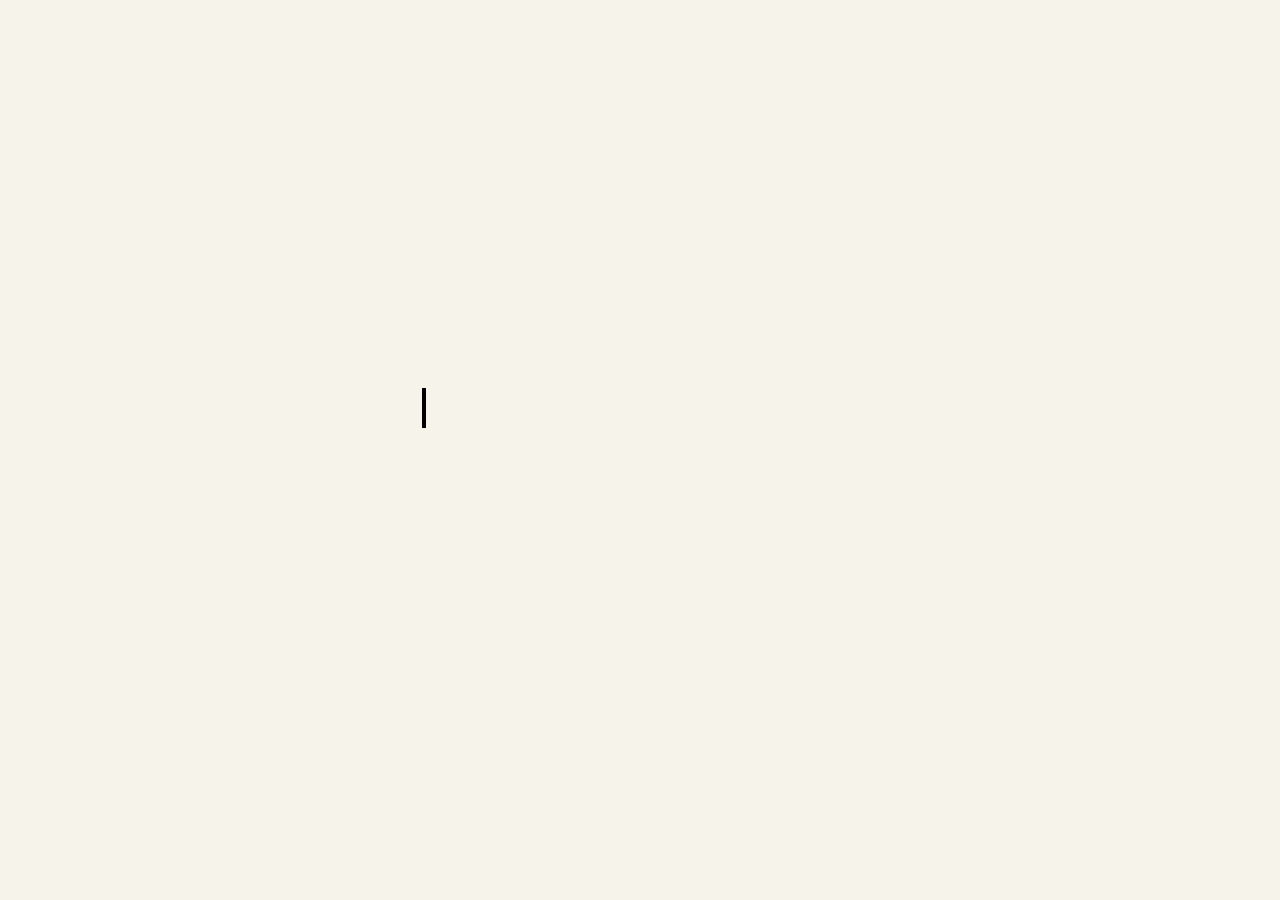
<file: index.html>
<!DOCTYPE html>
<html>
  <head>
    <meta charset="utf-8" />
    <meta http-equiv="X-UA-Compatible" content="IE=edge" />
    <title>Dara | Blog</title>
    <meta name="description" content="" />
    <meta name="viewport" content="width=device-width, initial-scale=1" />
    <link rel="stylesheet" href="/CSS/style.css" />
  </head>
  <body>
    <div class="content-wrapper">
      <h1>Hello, my name is Dara.</h1>
      <p class="subtitle">Let me take you to my Blog!</p>
      <!-- <button class="to-bloggy"><a href="/HTML/bloggy.html">Click here</a></button> -->
      <a class="" href="/HTML/bloggy.html"
        ><button class="to-bloggy">Click here</button></a
      >
    </div>
    <script src="" async defer></script>
  </body>
</html>
</file>
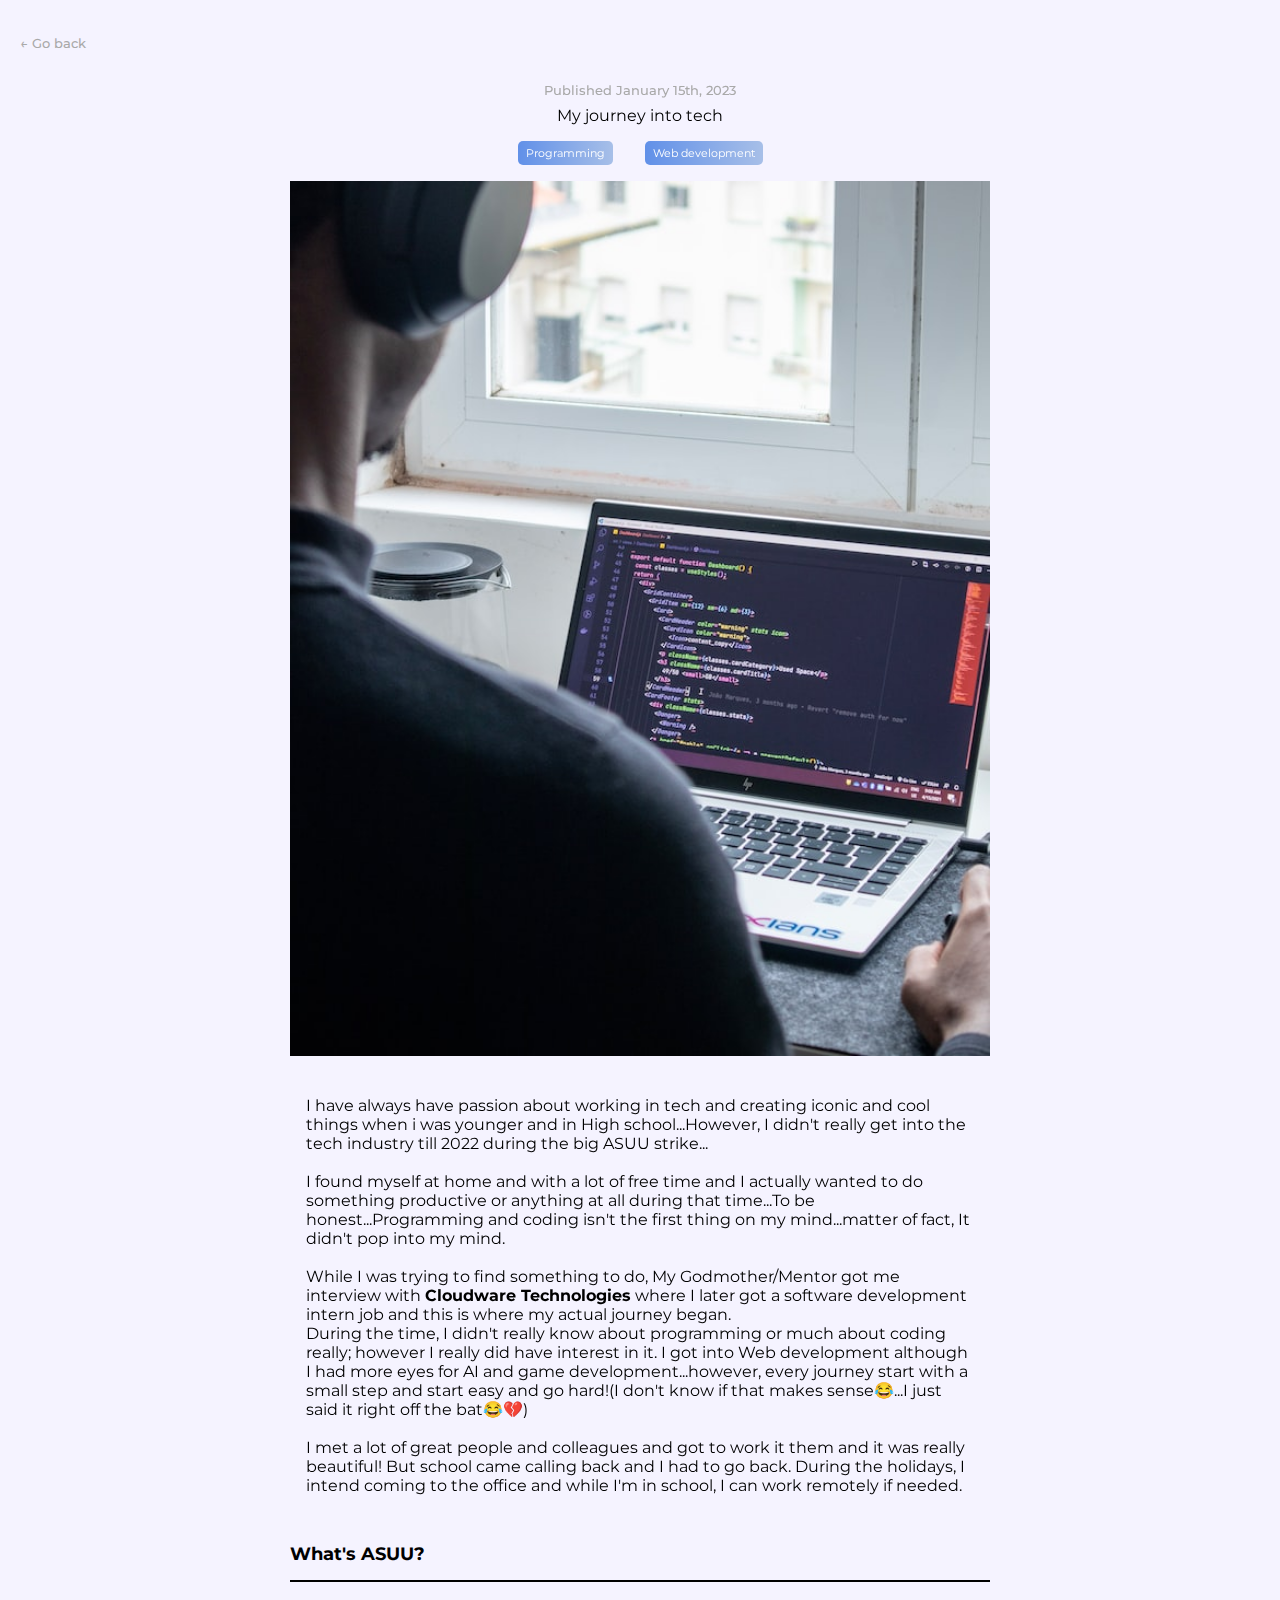
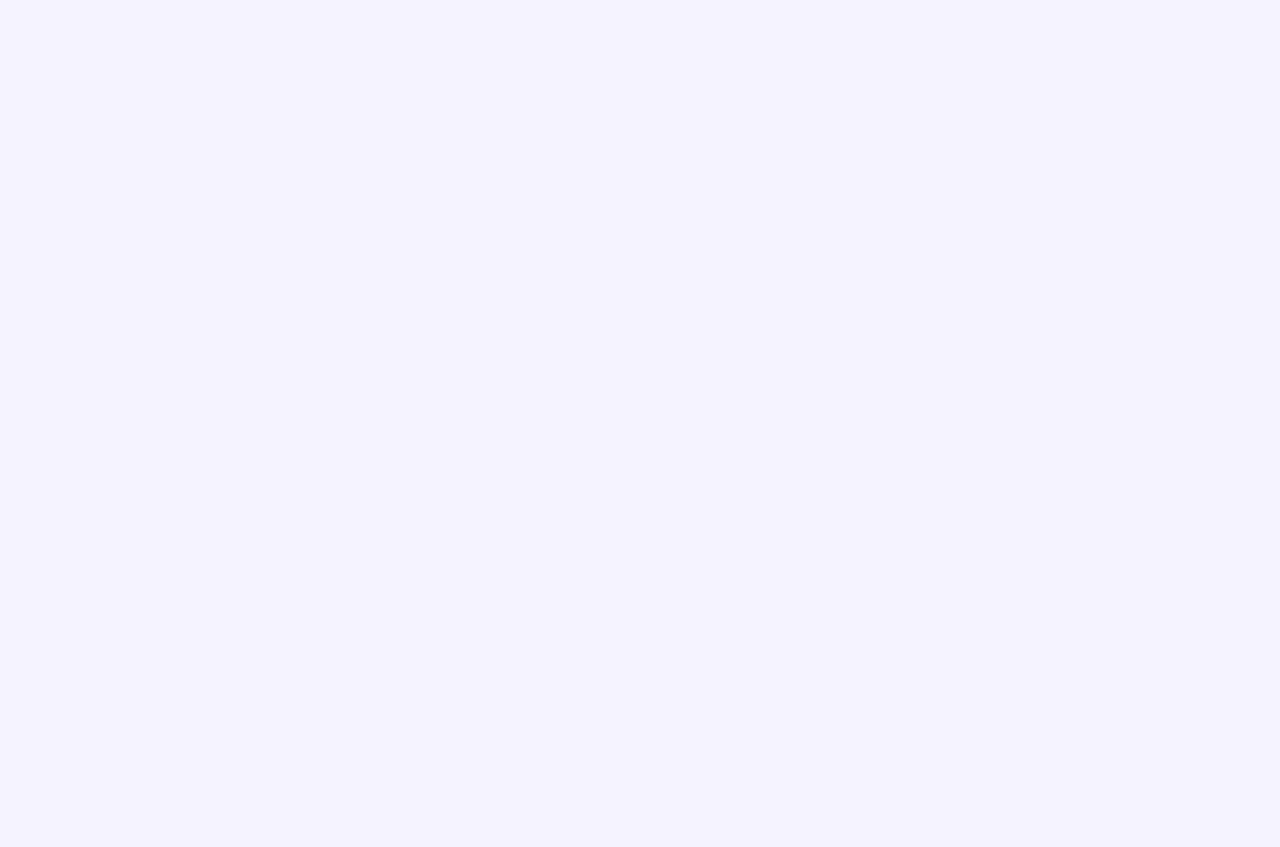
<file: HTML/blog1.html>
<!DOCTYPE html>

<html>
  <head>
    <meta charset="utf-8" />
    <meta http-equiv="X-UA-Compatible" content="IE=edge" />
    <title>Dara | Blog</title>
    <meta name="description" content="" />
    <meta name="viewport" content="width=device-width, initial-scale=1" />
    <link
      rel="stylesheet"
      href="https://cdnjs.cloudflare.com/ajax/libs/font-awesome/6.1.1/css/all.min.css"
      integrity="sha512-KfkfwYDsLkIlwQp6LFnl8zNdLGxu9YAA1QvwINks4PhcElQSvqcyVLLD9aMhXd13uQjoXtEKNosOWaZqXgel0g=="
      crossorigin="anonymous"
      referrerpolicy="no-referrer"
    />
    <link href="https://unpkg.com/aos@2.3.1/dist/aos.css" rel="stylesheet" />
    <link rel="stylesheet" href="/CSS/blog1.css" />
  </head>
  <body>
    <div class="content-wrapper">
      <main>
        <div class="container">
          <div class="contain">
            <a class="back-link" href="/HTML/bloggy.html">
              <span> ←</span>
              <span>Go back</span>
            </a>
            <div class="blog" data-aos="fade-up">
              <header>
                <p class="blog-date">Published January 15th, 2023</p>
                <h1 class="blog-title">My journey into tech</h1>
                <div class="sub-cat">
                  <div class="sub-cat-list">Programming</div>
                  <div class="sub-cat-list">Web development</div>
                </div>
              </header>
              <img src="/Images/blog2.jpg" alt="" />
              <p class="blog-desc">
                I have always have passion about working in tech and creating
                iconic and cool things when i was younger and in High
                school...However, I didn't really get into the tech industry
                till 2022 during the big ASUU strike... <br />
                <br />
                I found myself at home and with a lot of free time and I
                actually wanted to do something productive or anything at all
                during that time...To be honest...Programming and coding isn't
                the first thing on my mind...matter of fact, It didn't pop into
                my mind. <br />
                <br />
                While I was trying to find something to do, My Godmother/Mentor
                got me interview with <b>Cloudware Technologies</b> where I
                later got a software development intern job and this is where my
                actual journey began. <br />
                During the time, I didn't really know about programming or much
                about coding really; however I really did have interest in it. I
                got into Web development although I had more eyes for AI and
                game development...however, every journey start with a small
                step and start easy and go hard!(I don't know if that makes
                sense😂...I just said it right off the bat😂💔) <br />
                <br />
                I met a lot of great people and colleagues and got to work it
                them and it was really beautiful! But school came calling back
                and I had to go back. During the holidays, I intend coming to
                the office and while I'm in school, I can work remotely if
                needed.
              </p>
            </div>
            <section>
              <div class="faq">
                <div class="question">
                  <h3>What's ASUU?</h3>
                  <i class="fa-solid fa-chevron-down faq-icon"></i>
                </div>
                <div class="answer">
                  <p>
                    The <b>Academic Staff Union of Universities</b> (ASUU) is a
                    Nigerian union of university academic staff, founded in
                    1978. The 2022 ASUU strike was actually the second longest
                    strike since the first in 1999.
                  </p>
                </div>
              </div>
            </section>
          </div>
        </div>
      </main>
    </div>
    <script src="https://unpkg.com/aos@2.3.1/dist/aos.js"></script>
    <script src="/JS/blog.js" async defer></script>
  </body>
</html>
</file>
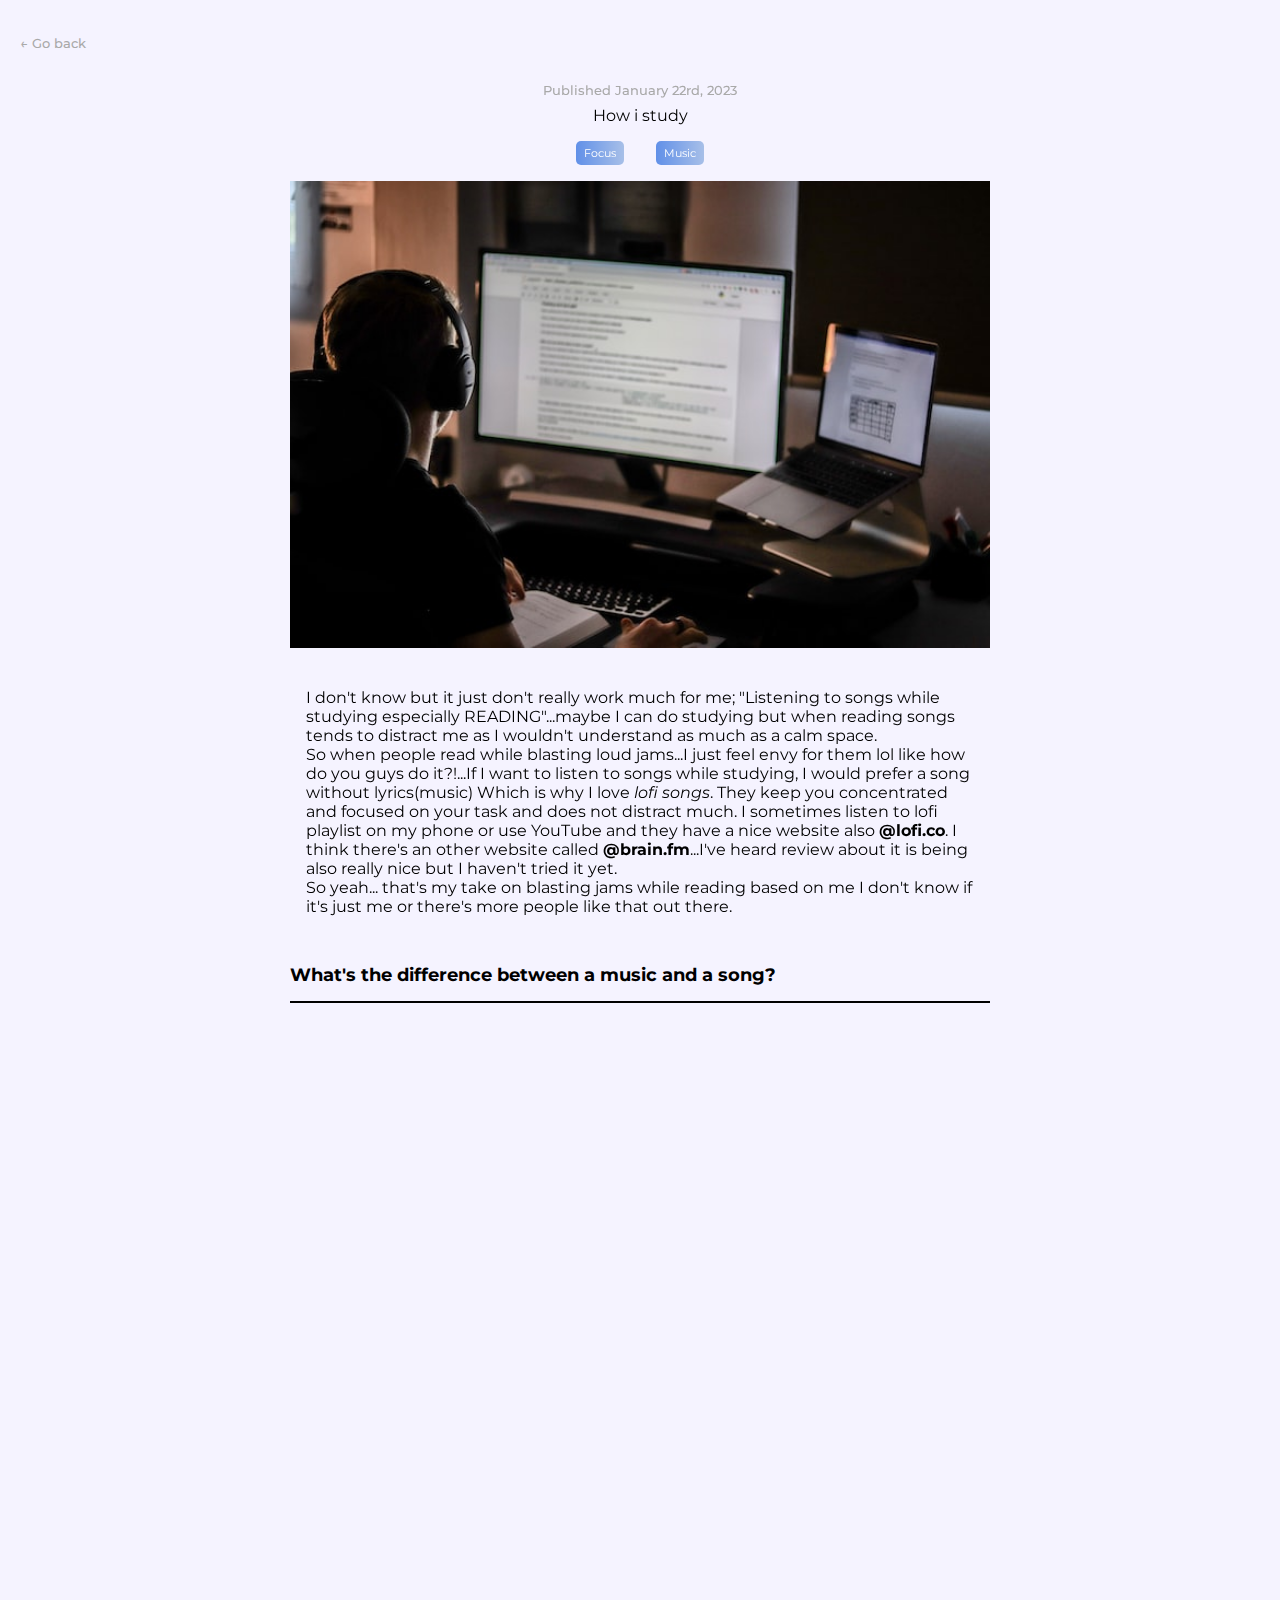
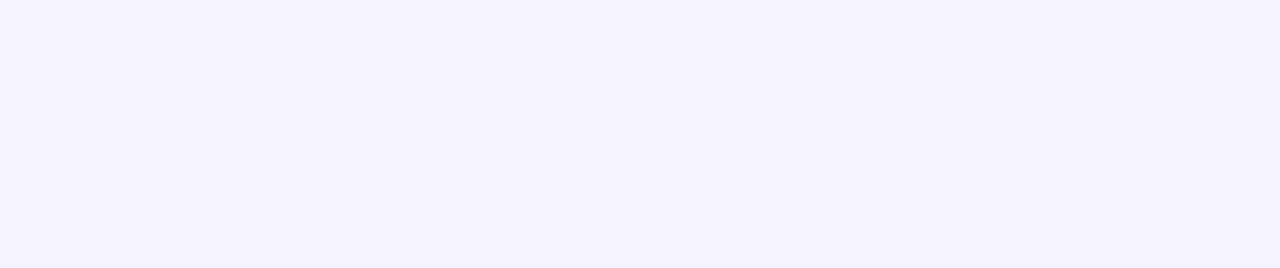
<file: HTML/blog2.html>
<!DOCTYPE html>

<html>
  <head>
    <meta charset="utf-8" />
    <meta http-equiv="X-UA-Compatible" content="IE=edge" />
    <title>Dara | Blog</title>
    <meta name="description" content="" />
    <meta name="viewport" content="width=device-width, initial-scale=1" />
    <link
      rel="stylesheet"
      href="https://cdnjs.cloudflare.com/ajax/libs/font-awesome/6.1.1/css/all.min.css"
      integrity="sha512-KfkfwYDsLkIlwQp6LFnl8zNdLGxu9YAA1QvwINks4PhcElQSvqcyVLLD9aMhXd13uQjoXtEKNosOWaZqXgel0g=="
      crossorigin="anonymous"
      referrerpolicy="no-referrer"
    />
    <link href="https://unpkg.com/aos@2.3.1/dist/aos.css" rel="stylesheet" />
    <link rel="stylesheet" href="/CSS/blog1.css" />
  </head>
  <body>
    <div class="content-wrapper">
      <main>
        <div class="container">
          <div class="contain">
            <a class="back-link" href="/HTML/bloggy.html">
              <span> ←</span>
              <span>Go back</span>
            </a>
            <div class="blog" data-aos="fade-up">
              <header>
                <p class="blog-date">Published January 22rd, 2023</p>
                <h1 class="blog-title">How i study</h1>
                <div class="sub-cat">
                  <div class="sub-cat-list">Focus</div>
                  <div class="sub-cat-list">Music</div>
                </div>
              </header>
              <img src="/Images/blog1.jpg" alt="blog2-cover" />
              <p class="blog-desc">
                I don't know but it just don't really work much for me;
                "Listening to songs while studying especially READING"...maybe I
                can do studying but when reading songs tends to distract me as I
                wouldn't understand as much as a calm space. <br />
                So when people read while blasting loud jams...I just feel envy
                for them lol like how do you guys do it?!...If I want to listen
                to songs while studying, I would prefer a song without
                lyrics(music) Which is why I love <i>lofi songs</i>. They keep
                you concentrated and focused on your task and does not distract
                much. I sometimes listen to lofi playlist on my phone or use
                YouTube and they have a nice website also <b>@lofi.co</b>. I
                think there's an other website called <b>@brain.fm</b>...I've
                heard review about it is being also really nice but I haven't
                tried it yet. <br />
                So yeah... that's my take on blasting jams while reading based
                on me I don't know if it's just me or there's more people like
                that out there.
              </p>
            </div>
            <section>
              <div class="faq">
                <div class="question">
                  <h3>What's the difference between a music and a song?</h3>
                  <i class="fa-solid fa-chevron-down faq-icon"></i>
                </div>
                <div class="answer">
                  <p>
                    Music is composed of sounds together in a way that produces
                    an aesthetic experience. A song has lyrics that are meant to
                    be sung with our voice.
                  </p>
                </div>
              </div>
            </section>
          </div>
        </div>
      </main>
    </div>
    <script src="https://unpkg.com/aos@2.3.1/dist/aos.js"></script>
    <script src="/JS/blog.js" async defer></script>
  </body>
</html>
</file>
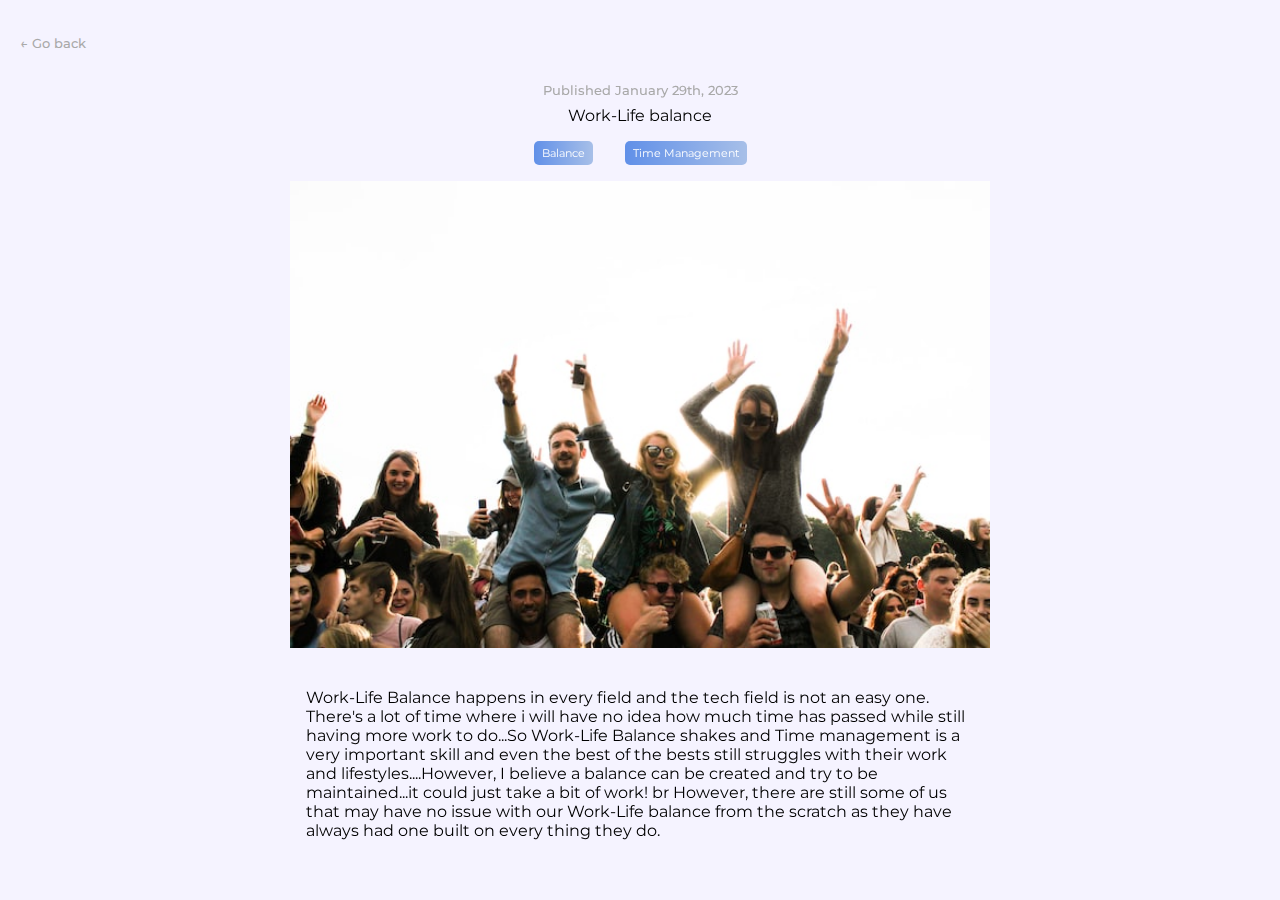
<file: HTML/blog3.html>
<!DOCTYPE html>

<html>
  <head>
    <meta charset="utf-8" />
    <meta http-equiv="X-UA-Compatible" content="IE=edge" />
    <title>Dara | Blog</title>
    <meta name="description" content="" />
    <meta name="viewport" content="width=device-width, initial-scale=1" />
    <link
      rel="stylesheet"
      href="https://cdnjs.cloudflare.com/ajax/libs/font-awesome/6.1.1/css/all.min.css"
      integrity="sha512-KfkfwYDsLkIlwQp6LFnl8zNdLGxu9YAA1QvwINks4PhcElQSvqcyVLLD9aMhXd13uQjoXtEKNosOWaZqXgel0g=="
      crossorigin="anonymous"
      referrerpolicy="no-referrer"
    />
    <link href="https://unpkg.com/aos@2.3.1/dist/aos.css" rel="stylesheet" />
    <link rel="stylesheet" href="/CSS/blog1.css" />
  </head>
  <body>
    <div class="content-wrapper">
      <main>
        <div class="container">
          <div class="contain">
            <a class="back-link" href="/HTML/bloggy.html">
              <span> ←</span>
              <span>Go back</span>
            </a>
            <div class="blog" data-aos="fade-up">
              <header>
                <p class="blog-date">Published January 29th, 2023</p>
                <h1 class="blog-title">Work-Life balance</h1>
                <div class="sub-cat">
                  <div class="sub-cat-list">Balance</div>
                  <div class="sub-cat-list">Time Management</div>
                </div>
              </header>
              <img src="/Images/blog3.jpg" alt="blog3-cover" />
              <p class="blog-desc">
                Work-Life Balance happens in every field and the tech field is
                not an easy one. There's a lot of time where i will have no idea
                how much time has passed while still having more work to do...So
                Work-Life Balance shakes and Time management is a very important
                skill and even the best of the bests still struggles with their
                work and lifestyles....However, I believe a balance can be
                created and try to be maintained...it could just take a bit of
                work! br However, there are still some of us that may have no
                issue with our Work-Life balance from the scratch as they have
                always had one built on every thing they do.
              </p>
            </div>
          </div>
        </div>
      </main>
    </div>
    <script src="https://unpkg.com/aos@2.3.1/dist/aos.js"></script>
    <script src="/JS/main.js" async defer></script>
  </body>
</html>
</file>
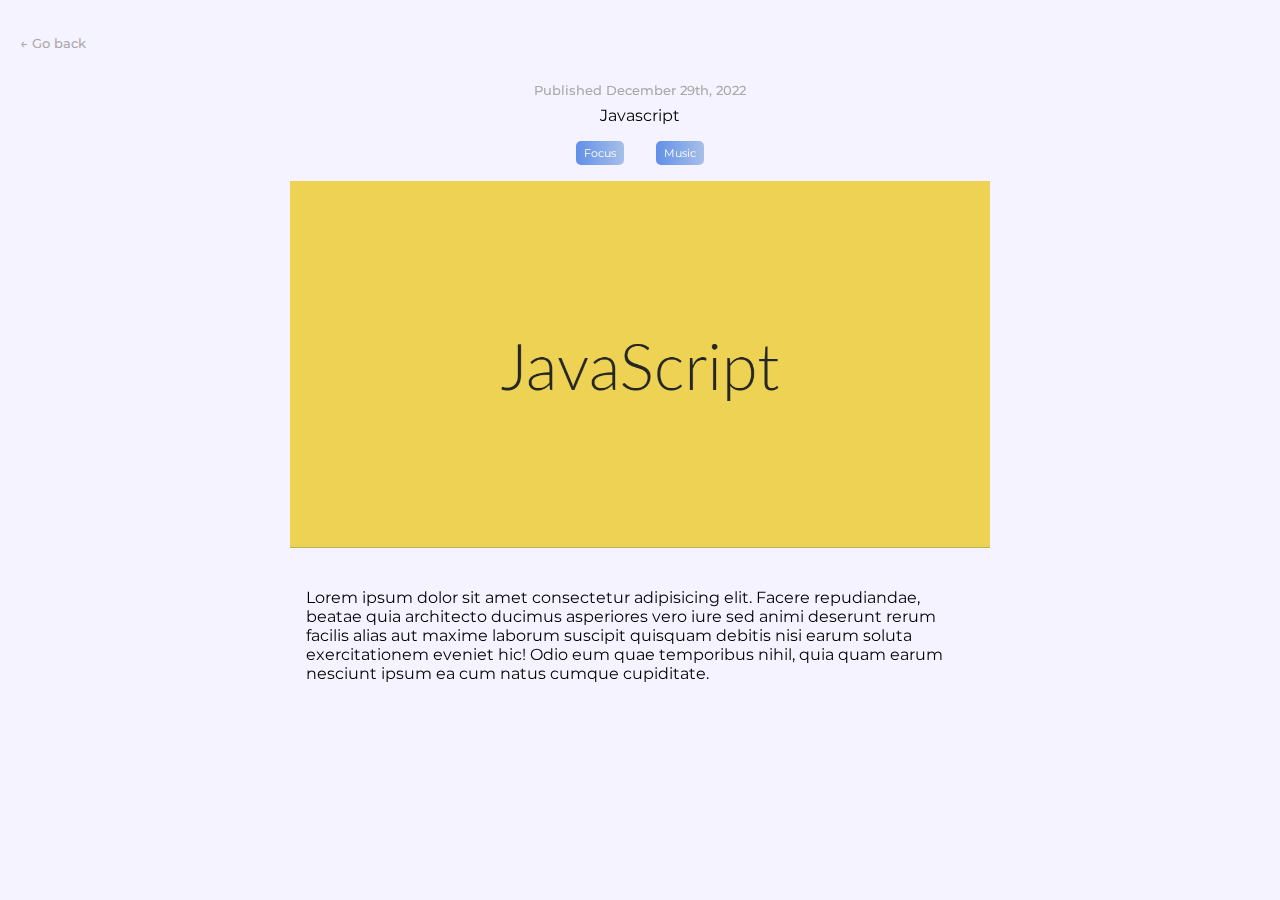
<file: HTML/blog4.html>
<!DOCTYPE html>

<html>
  <head>
    <meta charset="utf-8" />
    <meta http-equiv="X-UA-Compatible" content="IE=edge" />
    <title>Dara | Blog</title>
    <meta name="description" content="" />
    <meta name="viewport" content="width=device-width, initial-scale=1" />
    <link
      rel="stylesheet"
      href="https://cdnjs.cloudflare.com/ajax/libs/font-awesome/6.1.1/css/all.min.css"
      integrity="sha512-KfkfwYDsLkIlwQp6LFnl8zNdLGxu9YAA1QvwINks4PhcElQSvqcyVLLD9aMhXd13uQjoXtEKNosOWaZqXgel0g=="
      crossorigin="anonymous"
      referrerpolicy="no-referrer"
    />
    <link href="https://unpkg.com/aos@2.3.1/dist/aos.css" rel="stylesheet" />
    <link rel="stylesheet" href="/CSS/blog1.css" />
  </head>
  <body>
    <div class="content-wrapper">
      <main>
        <div class="container">
          <div class="contain">
            <a class="back-link" href="/HTML/bloggy.html">
              <span> ←</span>
              <span>Go back</span>
            </a>
            <div class="blog" data-aos="fade-up">
              <header>
                <p class="blog-date">Published December 29th, 2022</p>
                <h1 class="blog-title">Javascript</h1>
                <div class="sub-cat">
                  <div class="sub-cat-list">Focus</div>
                  <div class="sub-cat-list">Music</div>
                </div>
              </header>
              <img src="/Images/javascipt-img.png" alt="blog4-cover" />
              <p class="blog-desc">
                Lorem ipsum dolor sit amet consectetur adipisicing elit. Facere
                repudiandae, beatae quia architecto ducimus asperiores vero iure
                sed animi deserunt rerum facilis alias aut maxime laborum
                suscipit quisquam debitis nisi earum soluta exercitationem
                eveniet hic! Odio eum quae temporibus nihil, quia quam earum
                nesciunt ipsum ea cum natus cumque cupiditate.
              </p>
            </div>
          </div>
        </div>
      </main>
    </div>
    <script src="https://unpkg.com/aos@2.3.1/dist/aos.js"></script>
    <script src="/JS/main.js" async defer></script>
  </body>
</html>
</file>
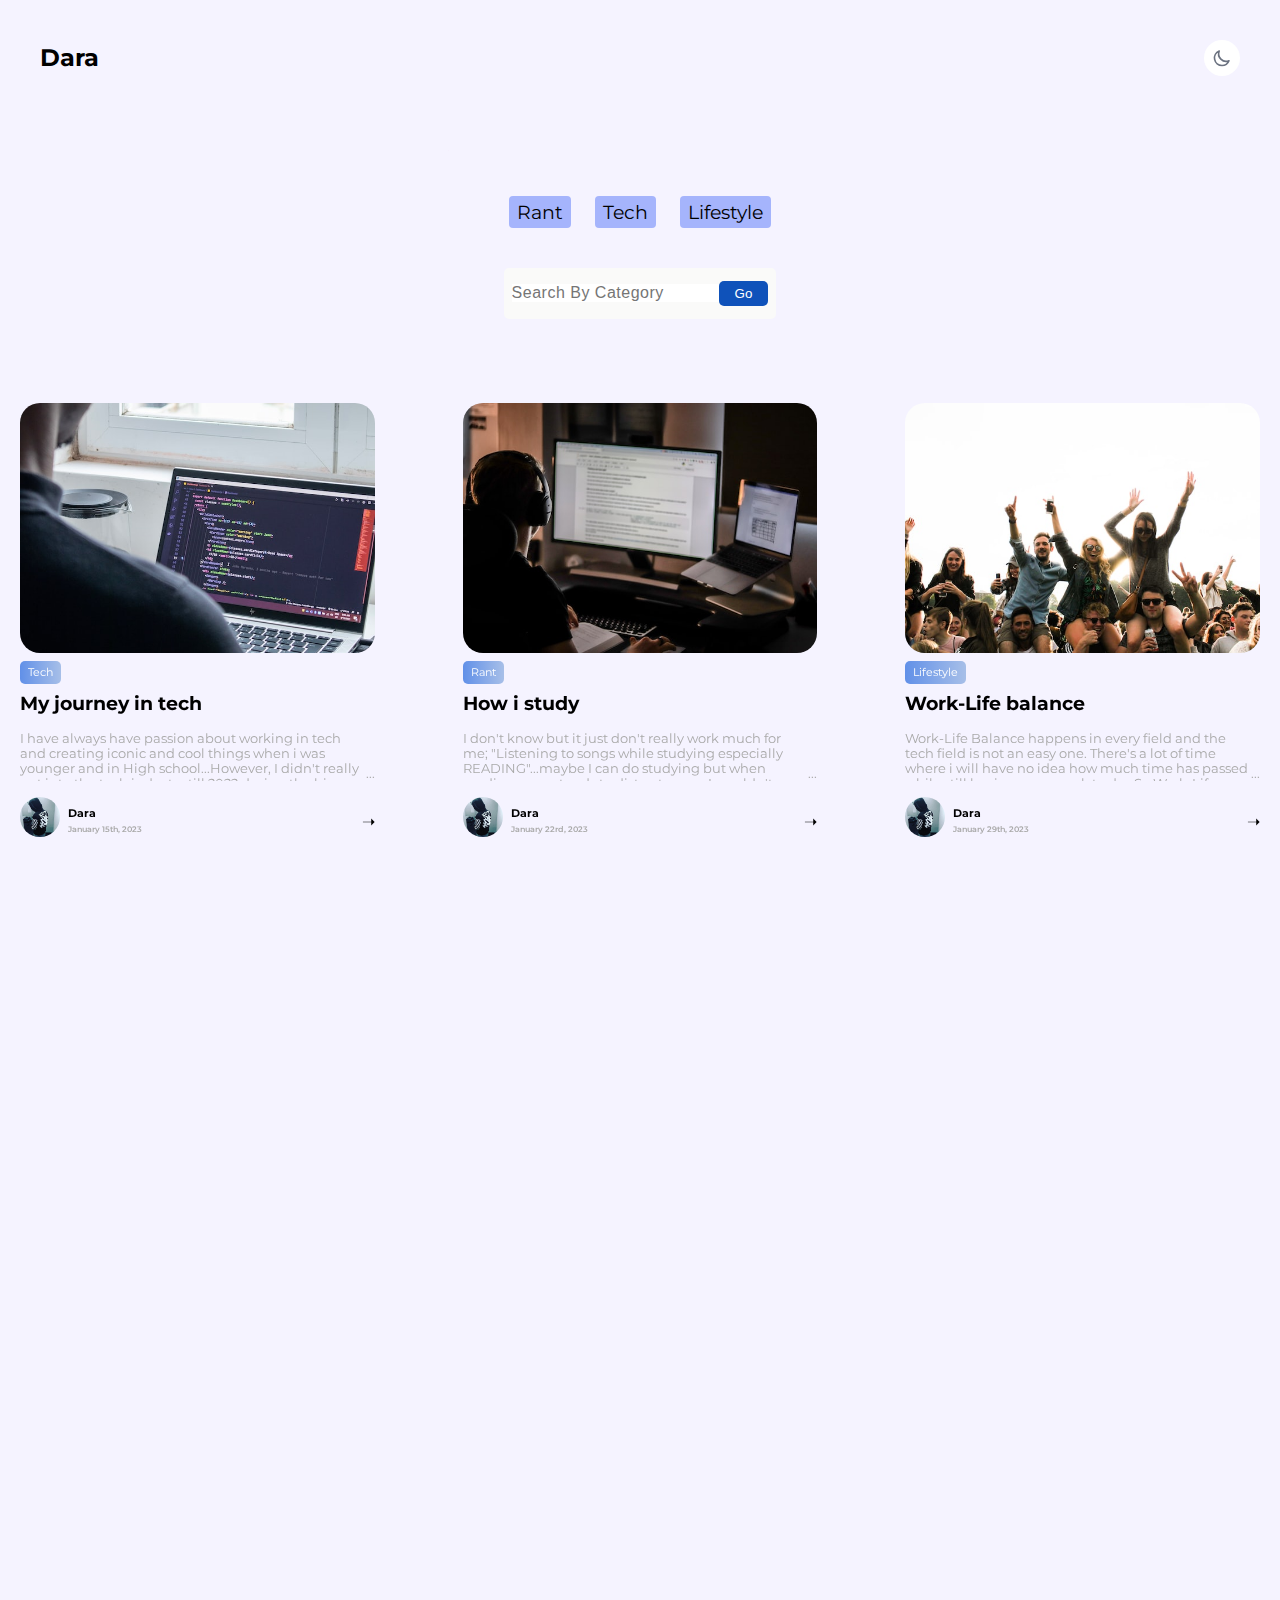
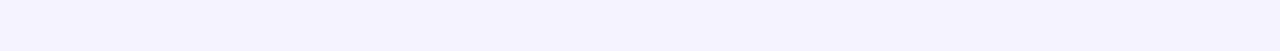
<file: HTML/bloggy.html>
<!DOCTYPE html>
<html>
  <head lang="en">
    <meta charset="utf-8" />
    <meta http-equiv="X-UA-Compatible" content="IE=edge" />
    <title>Dara | Blog</title>
    <meta name="description" content="" />
    <meta name="viewport" content="width=device-width, initial-scale=1" />
    <link
      rel="stylesheet"
      href="https://cdnjs.cloudflare.com/ajax/libs/font-awesome/6.1.1/css/all.min.css"
      integrity="sha512-KfkfwYDsLkIlwQp6LFnl8zNdLGxu9YAA1QvwINks4PhcElQSvqcyVLLD9aMhXd13uQjoXtEKNosOWaZqXgel0g=="
      crossorigin="anonymous"
      referrerpolicy="no-referrer"
    />
    <link href="https://unpkg.com/aos@2.3.1/dist/aos.css" rel="stylesheet" />
    <link rel="stylesheet" href="/CSS/bloggy.css" />
  </head>
  <body>
    <div class="content-wrapper">
      <!-- Header -->
      <header>
        <div class="container">
          <h3 class="hero-title">
            <a class="landing-pg" href="/index.html">Dara</a>
          </h3>
          <nav>
            <button class="light">
              <svg
                class="w-5 h-5 light-mode"
                fill="none"
                stroke="currentColor"
                viewBox="0 0 24 24"
                xmlns="http://www.w3.org/2000/svg"
              >
                <path
                  stroke-linecap="round"
                  stroke-linejoin="round"
                  stroke-width="2"
                  d="M20.354 15.354A9 9 0 018.646 3.646 9.003 9.003 0 0012 21a9.003 9.003 0 008.354-5.646z"
                ></path>
              </svg>

              <svg
                class="w-4 h-4 dark-mode hi"
                fill="none"
                stroke="currentColor"
                viewBox="0 0 24 24"
                xmlns="http://www.w3.org/2000/svg"
              >
                <path
                  stroke-linecap="round"
                  stroke-linejoin="round"
                  stroke-width="2"
                  d="M12 3v1m0 16v1m9-9h-1M4 12H3m15.364 6.364l-.707-.707M6.343 6.343l-.707-.707m12.728 0l-.707.707M6.343 17.657l-.707.707M16 12a4 4 0 11-8 0 4 4 0 018 0z"
                ></path>
              </svg>
            </button>
          </nav>
        </div>
      </header>

      <!-- Section -->
      <section>
        <div class="container">
          <h2 class="title">Welcome to my blog👦🏽✨</h2>
          <div class="categories">
            <span class="cat-list">Rant</span>
            <span class="cat-list">Tech</span>
            <span class="cat-list">Lifestyle</span>
          </div>
          <div class="cat-search">
            <form action="">
              <input type="text" placeholder="Search By Category" value="" />
              <button id="filter">Go</button>
            </form>
          </div>
        </div>
      </section>

      <!-- Main -->
      <main>
        <div class="blogs">
          <!-- Blog1 -->
          <div class="blog-list" data-aos="fade-up" data-aos-duration="2000">
            <img src="/Images/blog2.jpg" alt="blog1-cover" />
            <p class="cat">Tech</p>
            <h3 class="cat-topic">My journey in tech</h3>
            <p class="blog-desc">
              I have always have passion about working in tech and creating
              iconic and cool things when i was younger and in High
              school...However, I didn't really get into the tech industry till
              2022 during the big ASUU strike... <br />
              <br />
              I found myself at home and with a lot of free time and I actually
              wanted to do something productive or anything at all during that
              time...To be honest...Programming and coding isn't the first thing
              on my mind...matter of fact, It didn't pop into my mind. <br />
              <br />
              While I was trying to find something to do, My Godmother/Mentor
              got me interview with <b>Cloudware Technologies</b> where I later
              got a software development intern job and this is where my actual
              journey began. <br />
              During the time, I didn't really know about programming or much
              about coding really; however I really did have interest in it. I
              got into Web development although I had more eyes for AI and game
              development...however, every journey start with a small step and
              start easy and go hard!(I don't know if that makes sense😂...I
              just said it right off the bat😂💔) <br />
              <br />
              I met a lot of great people and colleagues and got to work it them
              and it was really beautiful! But school came calling back and I
              had to go back. During the holidays, I intend coming to the office
              and while I'm in school, I can work remotely if needed.
            </p>
            <footer>
              <div class="blog-author">
                <img src="/Images/dara.jpeg" alt="author-image" />
                <div>
                  <h6>Dara</h6>
                  <p>January 15th, 2023</p>
                </div>
              </div>
              <a class="blog-link" href="/HTML/blog1.html">➝</a>
            </footer>
          </div>
          <!-- Blog2 -->
          <div
            class="blog-list"
            data-aos="fade-up"
            data-aos-duration="2000"
            data-aos-delay="300"
          >
            <img src="/Images/blog1.jpg" alt="blog2-cover" />
            <p class="cat">Rant</p>
            <h3 class="cat-topic">How i study</h3>
            <p class="blog-desc">
              I don't know but it just don't really work much for me; "Listening
              to songs while studying especially READING"...maybe I can do
              studying but when reading songs tends to distract me as I wouldn't
              understand as much as a calm space. <br />
              So when people read while blasting loud jams...I just feel envy
              for them lol like how do you guys do it?!...If I want to listen to
              songs while studying, I would prefer a song without lyrics(music)
              Which is why I love <i>lofi songs</i>. They keep you concentrated
              and focused on your task and does not distract much. I sometimes
              listen to lofi playlist on my phone or use YouTube and they have a
              nice website also <b>@lofi.co</b>. I think there's an other
              website called <b>@brain.fm</b>...I've heard review about it is
              being also really nice but I haven't tried it yet. <br />
              So yeah... that's my take on blasting jams while reading based on
              me I don't know if it's just me or there's more people like that
              out there.
            </p>
            <footer>
              <div class="blog-author">
                <img src="/Images/dara.jpeg" alt="author-image" />
                <div>
                  <h6>Dara</h6>
                  <p>January 22rd, 2023</p>
                </div>
              </div>
              <a class="blog-link" href="/HTML/blog2.html">➝</a>
            </footer>
          </div>
          <!-- Blog3 -->
          <div
            class="blog-list"
            data-aos="fade-up"
            data-aos-duration="2000"
            data-aos-delay="600"
          >
            <img src="/Images/blog3.jpg" alt="blog3-cover" />
            <p class="cat">Lifestyle</p>
            <h3 class="cat-topic">Work-Life balance</h3>
            <p class="blog-desc">
              Work-Life Balance happens in every field and the tech field is not
              an easy one. There's a lot of time where i will have no idea how
              much time has passed while still having more work to do...So
              Work-Life Balance shakes and Time management is a very important
              skill and even the best of the bests still struggles with their
              work and lifestyles....However, I believe a balance can be created
              and try to be maintained...it could just take a bit of work! br
              However, there are still some of us that may have no issue with
              our Work-Life balance from the scratch as they have always had one
              built on every thing they do.
            </p>
            <footer>
              <div class="blog-author">
                <img src="/Images/dara.jpeg" alt="author-image" />
                <div>
                  <h6>Dara</h6>
                  <p>January 29th, 2023</p>
                </div>
              </div>
              <a class="blog-link" href="/HTML/blog3.html">➝</a>
            </footer>
          </div>
          <!-- Blog4 -->
          <div class="blog-list" data-aos="fade-up" data-aos-duration="2000">
            <img src="/Images/javascipt-img.png" alt="blog4-cover" />
            <p class="cat">Rant</p>
            <h3 class="cat-topic">Javascript</h3>
            <p class="blog-desc">
              Lorem ipsum dolor sit amet consectetur adipisicing elit. Rerum et
              unde corrupti mollitia. Fugit consequatur neque quis saepe nihil
              repellendus quas consectetur, inventore quisquam deleniti quia
              explicabo perspiciatis quam reiciendis rerum odio nobis molestiae?
              Dignissimos ratione blanditiis recusandae nostrum voluptate.
            </p>
            <footer>
              <div class="blog-author">
                <img src="/Images/dara.jpeg" alt="author-image" />
                <div>
                  <h6>Dara</h6>
                  <p>Coming soon</p>
                </div>
              </div>
              <a class="blog-link" href="/HTML/blog4.html">➝</a>
            </footer>
          </div>
        </div>
      </main>

      <!-- Footer -->
      <footer class="footer-end" data-aos="fade-up" data-aos-duration="3000">
        <div class="social-links">
          <a href="https://www.instagram.com/daraoncho"
            ><i class="fa-brands fa-instagram"></i
          ></a>
          <a href="https://github.com/daraoncho"
            ><i class="fa-brands fa-github"></i
          ></a>
          <a href="https://www.tiktok.com/@daraoncho"
            ><i class="fa-brands fa-tiktok"></i
          ></a>
        </div>
        <p>Created by Dara</p>
      </footer>
    </div>

    <script src="https://unpkg.com/aos@2.3.1/dist/aos.js"></script>
    <script src="/JS/main.js" async defer></script>
  </body>
</html>
</file>
<file: CSS/style.css>
@import url("https://fonts.googleapis.com/css2?family=Source+Code+Pro:ital,wght@0,200;0,300;0,400;0,500;0,600;0,700;0,800;0,900;1,200;1,300;1,400;1,500;1,600;1,700;1,800;1,900&display=swap");
@import url("https://fonts.googleapis.com/css2?family=Source+Sans+Pro:ital,wght@0,200;0,300;0,400;0,600;0,700;0,900;1,200;1,300;1,400;1,600;1,700;1,900&display=swap");

* {
  margin: 0;
  padding: 0;
  box-sizing: border-box;
}

:root {
  --main-bg-color: hsl(49 37% 94%);
  --main-p-color: hsl(0 0% 0% / 0.7);
  --typewriter-speed: 3s;
  --typewriter-characters: 23;
  --body-font-stack: "Source Sans Pro", sans-serif;
  --h1-font-stack: "Source Code Pro", monospace;
}

body {
  font-family: var(--body-font-stack);
  height: 100vh;
  display: grid; /*in this code, this made the paragraph move down to the center along the vertical axis  */
  place-content: center; /*this is the shorthand for both align items and justify content*/ /*this one moves both the h1 and paragraph to the center both along the vertical and horizontal axis */
  text-align: center;
  background-color: var(--main-bg-color);
}

h1 {
  position: relative;
  font-family: var(--h1-font-stack);
  width: max-content;
}

h1::before {
  content: "";
  top: 0;
  left: 0;
  right: 0;
  bottom: 0;
  position: absolute;
}

h1::after {
  content: "";
  top: 0;
  left: 0;
  right: 0;
  bottom: 0;
  position: absolute;
}

h1::before {
  background-color: var(--main-bg-color);
  animation: typewriter var(--typewriter-speed)
    steps(var(--typewriter-characters)) 1s forwards;
}

h1::after {
  width: 0.125em;
  background-color: #000;
  animation: typewriter var(--typewriter-speed)
      steps(var(--typewriter-characters)) 1s forwards,
    blink 500ms steps(var(--typewriter-characters)) infinite;
}

@keyframes typewriter {
  to {
    left: 100%;
  }
}

@keyframes blink {
  to {
    background-color: transparent;
  }
}

.subtitle {
  color: var(--main-p-color);
  font-size: 20px;
  font-weight: 400;
  margin-top: 20px;
  opacity: 0;
  transform: translateY(1.5rem);
  animation: fadeinup 2s ease 5s forwards;
}

@keyframes fadeinup {
  to {
    opacity: 1;
    transform: translateY(0);
  }
}

.to-bloggy {
  margin-top: 8px;
  padding: 5px;
  opacity: 0;
  animation: showup 10s ease 5.5s forwards;
}

.to-bloggy:hover {
  font-weight: bold;
  text-decoration: underline;
  cursor: pointer;
}

@keyframes showup {
  to {
    opacity: 1;
  }
}

@media (max-width: 440px) {
  h1 {
    font-size: 30px;
  }
  .subtitle {
    font-size: 18px;
  }
}

@media (max-width: 440px) {
  h1 {
    font-size: 25px;
  }
}

@media (max-width: 414px) {
  h1 {
    font-size: 25px;
  }
}

@media (max-width: 402px) {
  .subtitle {
    font-size: 15px;
  }
}

@media (max-width: 353px) {
  h1 {
    font-size: 20px;
  }
}

@media (max-width: 291px) {
  h1 {
    font-size: 15px;
  }
  .subtitle {
    font-size: 13px;
  }
}
</file>
<file: CSS/blog1.css>
@import url("https://fonts.googleapis.com/css2?family=Montserrat:wght@400;600&display=swap");

* {
  margin: 0;
  padding: 0;
  box-sizing: border-box;
}

:root {
  --body-font-stack: "Montserrat", sans-serif;
  --main-bg-color: #f5f3ff;
  --blog-title-color: #3b82f6;
  --category-color: #a5b4fc;
  --search-btn-color: #0f52ba;
  --cat-list-color: linear-gradient(90deg, #6190e8, #a7bfe8);
  --footer-bg-color: #faf5ff;
}

.dark-theme {
  --body-font-stack: "Montserrat", sans-serif;
  --main-bg-color: #040000;
  --blog-title-color: #fff;
  --category-color: #a5b4fc;
  --search-btn-color: #0f52ba;
  --cat-list-color: linear-gradient(90deg, #6190e8, #a7bfe8);
  --footer-bg-color: #040000;
  --text-color: #fff;
}

body {
  background-color: var(--main-bg-color);
  font-family: var(--body-font-stack);
}

main .container {
  max-width: 1536px;
  margin: 0 auto;
  width: 100%;
  padding: 1rem 0;
}

.contain {
  margin: 1.25rem;
}

.back-link {
  display: block;
  font-size: 0.8rem;
  font-weight: 500;
  margin-bottom: 2rem;
  text-decoration: none;
  color: #a9a9a9;
}

main .blog {
  margin: 0 auto;
  max-width: 700px;
}

.blog header {
  text-align: center;
}

.blog-date {
  font-size: 0.8rem;
  font-weight: 500;
  color: #a9a9a9;
}

.blog-title {
  margin-top: 0.5rem;
  font-size: inherit;
  font-weight: inherit;
}

.sub-cat {
  display: flex;
  justify-content: center;
}

.sub-cat div {
  margin: 1rem;
}

.sub-cat-list {
  background: var(--cat-list-color);
  color: #fff;
  border-radius: 5px;
  padding: 0.3rem 0.5rem;
  font-size: 0.7rem;
  width: fit-content;
}

.blog img {
  width: 100%;
  max-width: 100%;
  height: auto;
  display: block;
}

.blog-desc {
  margin-top: 1.5rem;
  padding: 1rem;
}

/* FAQ */
section {
  min-height: 100vh;
  width: 80%;
  margin: 0 auto;
  display: flex;
  flex-direction: column;
  align-items: center;
}

.faq {
  max-width: 700px;
  margin-top: 2rem;
  padding-bottom: 1rem;
  border-bottom: 2px #000 solid;
  cursor: pointer;
}

.question {
  display: flex;
  justify-content: space-between;
  align-items: center;
}

.question h3 {
  font-size: 1.1rem;
}

.faq-icon{
  transition: all 1s ease;
}

.answer p {
  padding-top: 1.8rem;
  line-height: 1.6;
  font-size: 0.9rem;
}

.answer {
  max-height: 0;
  overflow: hidden;
  cursor: text;
  transition: max-height 1.4s ease;
}

.show-answer {
  max-height: 300px;
}

.icon-deg{
  transform: rotate(180deg);
  transition: all 1s ease;
}
</file>
<file: CSS/bloggy.css>
@import url("https://fonts.googleapis.com/css2?family=Montserrat:wght@400;600&display=swap");

* {
  margin: 0;
  padding: 0;
  box-sizing: border-box;
}

:root {
  --body-font-stack: "Montserrat", sans-serif;
  --main-bg-color: #f5f3ff;
  --blog-title-color: #3b82f6;
  --category-color: #a5b4fc;
  --search-btn-color: #0f52ba;
  --cat-list-color: linear-gradient(90deg, #6190e8, #a7bfe8);
  --footer-bg-color: #faf5ff;
  --light-text-color: #a9a9a9;
}

.dark-theme {
  --body-font-stack: "Montserrat", sans-serif;
  --main-bg-color: #040000;
  --blog-title-color: #fff;
  --category-color: #a5b4fc;
  --search-btn-color: #0f52ba;
  --cat-list-color: linear-gradient(90deg, #6190e8, #a7bfe8);
  --footer-bg-color: #040000;
  --text-color: #fff;
}

body {
  background-color: var(--main-bg-color);
  font-family: var(--body-font-stack);
}

.content-wrapper {
  width: 100%;
  margin: 0 auto;
  padding: 1rem 0;
}

header {
  height: 5rem;
  margin: 1.5rem;
  align-items: center;
}

header .container {
  display: flex;
  align-items: center;
  justify-content: space-between;
  padding: 0 1rem;
  margin-bottom: 1.25rem;
  margin-left: auto;
  margin-right: auto;
  max-width: 1240px;
}

.landing-pg {
  text-decoration: none;
  color: inherit;
}

.hero-title {
  font-size: 1.5rem;
  line-height: 2rem;
  animation: pulse 2s cubic-bezier(0.4, 0, 0.6, 1) infinite alternate-reverse;
  animation: name duration timing-function delay iteration-count direction
    fill-mode;
}

@keyframes pulse {
  to {
    color: darkgray;
  }
}

.light {
  outline: 2px solid transparent;
  border: none;
  outline-offset: 2px;
  box-shadow: 0 0 #0000, 0 0 #0000, 0 0 #0000;
  color: rgb(107 114 128/1);
  padding: 0.5rem;
  font-size: 1.125rem;
  line-height: 1.75rem;
  background-color: rgb(255 255 255/1);
  border-radius: 50%;
  cursor: pointer;
}

.dark-mode {
  display: none;
}

.light-mode {
  width: 1.25rem;
  height: 1.25rem;
  display: block;
}

section h2 {
  display: block;
  text-align: center;
  margin: 1.25rem;
}

section .title {
  /* margin-bottom: 0.25rem; */
  font-size: 1.5rem;
  line-height: 2rem;
  letter-spacing: 0.1em;
  font-family: system-ui, -apple-system, BlinkMacSystemFont, "Segoe UI", Roboto,
    Oxygen, Ubuntu, Cantarell, "Open Sans", "Helvetica Neue", sans-serif;
  color: var(--blog-title-color);
  position: relative;
  /* border: 1px red solid; */
  /* margin: auto 90px; */
  margin: auto;
  margin-bottom: 1.25rem;
  width: fit-content;
}

section .title::before {
  content: "";
  top: 0;
  left: 0;
  right: 0;
  bottom: 0;
  position: absolute;
}

section .title::before {
  background-color: var(--main-bg-color);
  animation: typewriter 3s steps(120) 1s forwards;
}

@keyframes typewriter {
  to {
    left: 100%;
  }
}

.categories {
  display: flex;
  justify-content: center;
  gap: 1.5rem;
  margin-bottom: 1.25rem;
  font-size: 1.2rem;
}

.cat-list {
  padding: 0.25rem 0.5rem;
  background-color: var(--category-color);
  border-radius: 0.25rem;
  color: var(--text-color);
}

.cat-search {
  background-color: #fafaf9;
  border-radius: 5px;
  margin: 2.5rem auto 4rem;
  padding: 0.5rem;
  width: fit-content;
}

form {
  display: flex;
  align-items: center;
  padding: 5px 0;
}

.cat-search input {
  border: none;
  outline: none;
  font-size: 1rem;
  letter-spacing: 0.5px;
}

.cat-search button {
  border: none;
  outline: none;
  background-color: var(--search-btn-color);
  cursor: pointer;
  color: #fff;
  border-radius: 5px;
  padding: 0.3rem 1rem;
}

main .blogs {
  display: grid;
  grid-template-columns: repeat(3, 1fr);
  grid-gap: 3rem;
}

.blog-list {
  display: flex;
  flex-direction: column;
  margin: 1.25rem;
}

.blog-list img {
  border-radius: 20px;
  height: 250px;
  width: 100%;
  margin-bottom: 0.5rem;
  object-fit: cover;
}

.cat {
  background: var(--cat-list-color);
  border-radius: 5px;
  color: #fff;
  font-size: 0.7rem;
  padding: 0.3rem 0.5rem;
  width: fit-content;
}

.cat-topic {
  flex: 1 1;
  margin: 0.5rem 0 1rem;
  color: var(--text-color);
}

.blog-desc {
  position: relative;
  font-size: 0.8rem;
  max-height: 50px;
  overflow: hidden;
  padding-right: 0.6rem;
  color: var(--light-text-color);
}

.blog-desc::before {
  content: "...";
  position: absolute;
  bottom: 0;
  right: 0;
}

.blog-list footer {
  display: flex;
  align-items: center;
  justify-content: space-between;
  margin-top: 1rem;
  /* height: 50px; */
  position: relative;
}

.blog-author {
  display: flex;
  align-items: center;
  color: var(--text-color);
}

.blog-author img {
  border-radius: 50%;
  height: 40px;
  width: 40px;
  margin-right: 0.5rem;
  object-fit: cover;
}

.blog-author h6 {
  position: absolute;
  top: 20%;
}

.blog-author p {
  color: #a9a9a9;
  font-size: 0.5rem;
  font-weight: 600;
  position: absolute;
  bottom: -10%;
}

.blog-link {
  text-decoration: none;
  color: inherit;
  color: var(--text-color);
}

.footer-end {
  padding: 1.25rem;
  background-color: var(--footer-bg-color);
  border-radius: 0.25rem;
  max-width: 1280px;
  margin-left: auto;
  margin-right: auto;
}

footer .social-links {
  display: flex;
  padding-top: 2rem;
  justify-content: space-between;
  align-items: center;
  max-width: 20rem;
  margin-left: auto;
  margin-right: auto;
}

footer .social-links a {
  color: #9ca3af;
  font-size: 1.25rem;
  line-height: 1.75rem;
}

footer .social-links a:hover {
  color: #040000;
  color: var(--text-color);
  font-weight: bold;
  animation: bounce 700ms alternate infinite;
}

@keyframes bounce {
  to {
    transform: translate(0, -10px);
  }
}

footer p {
  display: flex;
  text-align: center;
  justify-content: center;
  align-items: center;
  font-weight: 300;
  color: #9ca3af;
  padding-top: 3rem;
  padding-bottom: 1rem;
}

footer p:hover {
  color: #040000;
  color: var(--text-color);
}

@media (max-width: 325px) {
  section .title {
    font-size: 1.2rem;
  }
  header .container {
    padding: 0;
  }
  .categories {
    font-size: 0.8rem;
  }
  .cat-search input {
    font-size: 13px;
  }
  .cat-search {
    padding: 0.2rem;
  }
  .cat-search button {
    padding: 0.3rem 0.5rem;
  }
  main .blogs {
    display: block;
  }
}

@media (max-width: 375px) {
  section .title {
    font-size: 1.2rem;
  }
  header .container {
    padding: 0;
  }
  .categories {
    font-size: 0.8rem;
  }
  .cat-search input {
    font-size: 13px;
  }
  .cat-search {
    padding: 0.2rem;
  }
  .cat-search button {
    padding: 0.3rem 0.5rem;
  }
  main .blogs {
    display: block;
  }
}

@media (max-width: 414px) {
  section .title {
    font-size: 1.2rem;
  }
  header .container {
    padding: 0;
  }
  .categories {
    font-size: 0.8rem;
  }
  .cat-search input {
    font-size: 13px;
  }
  .cat-search {
    padding: 0.2rem;
  }
  .cat-search button {
    padding: 0.3rem 0.5rem;
  }
  main .blogs {
    display: block;
  }
}

@media (max-width: 768px) {
  main .blogs {
    grid-template-columns: repeat(2, 1fr);
  }
}

@media (max-width: 540px) {
  main .blogs {
    display: block;
  }
}
</file>
